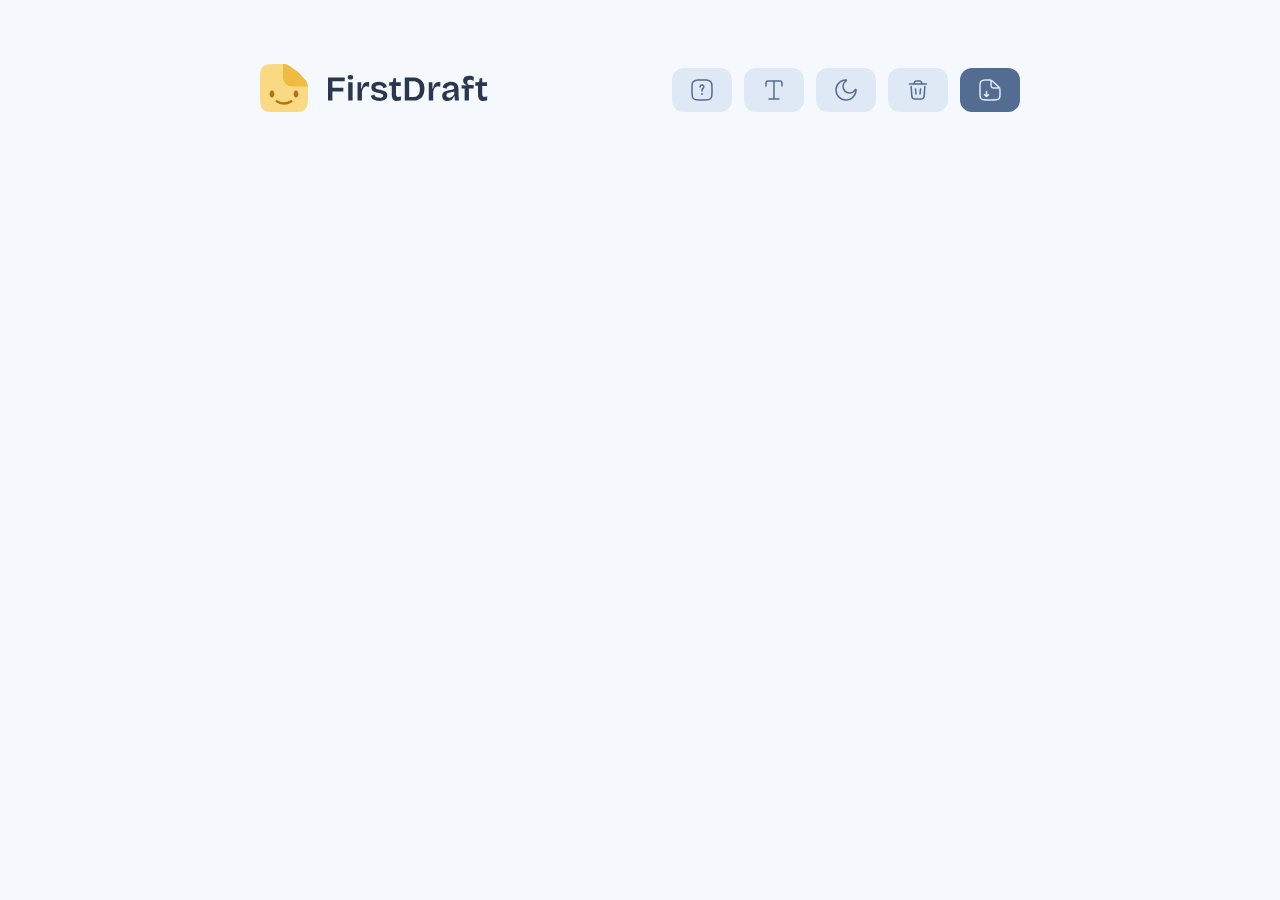
<file: index.html>
<!DOCTYPE html>
<html lang="en" data-theme="light" data-font="serif">
<head>
    <title>FirstDraft - Embrace your creative flow, save edits for later</title>

    <!-- Meta -->
    <meta charset="UTF-8">
    <meta name="viewport" content="width=device-width, initial-scale=1.0">
    <meta name="theme-color" content="#536C91" />
    <meta name="description" content="FirstDraft is a writing tool designed to help you resist the temptation to edit while working on your first draft.">
    <meta name="keywords" content="first draft, editor, writing, writing tool, flow" />
    <meta name="author" content="Phyele" />
    
    <!-- Google Fonts-->
    <link rel="preconnect" href="https://fonts.googleapis.com">
    <link rel="preconnect" href="https://fonts.gstatic.com" crossorigin>
    <link href="https://fonts.googleapis.com/css2?family=Albert+Sans&family=Hedvig+Letters+Serif:opsz@12..24&display=swap" rel="stylesheet">
    
    <!-- CSS -->
    <link rel="stylesheet" href="css/common.css">
    <link rel="stylesheet" href="css/editor.css">

    <!-- Favicon -->
    <link rel="icon" href="img/favicon.png" type="image/x-icon" />

    <!-- Social -->
    <meta property="og:title" content="FirstDraft - Embrace your creative flow, save edits for later" />
    <meta property="og:description" content="FirstDraft is a writing tool designed to help you resist the temptation to edit while working on your first draft." />
    <meta property="og:image" content="https://phyele.github.io/FirstDraft/img/og-image.png" />
    <meta property="og:url" content="https://phyele.github.io/FirstDraft/index.html" />
    <meta property="og:type" content="website" />

    <!-- Twitter Card -->
    <meta name="twitter:card" content="summary_large_image" />
    <meta name="twitter:title" content="FirstDraft - Embrace your creative flow, save edits for later" />
    <meta name="twitter:description" content="FirstDraft is a writing tool designed to help you resist the temptation to edit while working on your first draft." />
    <meta name="twitter:image" content="https://phyele.github.io/FirstDraft/img/twitter-image.png" />
</head>

<body>
    <main>
        <!-- Navbar-->
        <nav class="fd-navbar">
            <div class="fd-logo">
                <svg xmlns="http://www.w3.org/2000/svg" width="228" height="48" fill="none" aria-label="FirstDraft logo"><g clip-path="url(#a)"><path fill="#FAD985" fill-rule="evenodd" d="M28.8 48h-9.6c-9.051 0-13.576 0-16.388-2.812C0 42.376 0 37.851 0 28.8v-9.6C0 10.149 0 5.624 2.812 2.812 5.624 0 10.172 0 19.272 0c1.454 0 2.62 0 3.6.04-.032.192-.05.388-.05.585L22.8 7.428c0 2.633 0 4.96.252 6.836.273 2.033.9 4.065 2.56 5.724 1.659 1.66 3.692 2.287 5.725 2.56 1.875.253 4.202.253 6.835.252H47.898C48 24.082 48 25.656 48 27.751V28.8c0 9.051 0 13.576-2.812 16.388C42.376 48 37.851 48 28.8 48Z" clip-rule="evenodd"/><path fill="#AD7513" d="M14.4 30c0 1.988-1.075 3.6-2.4 3.6S9.6 31.988 9.6 30s1.075-3.6 2.4-3.6 2.4 1.612 2.4 3.6ZM38.4 30c0 1.988-1.075 3.6-2.4 3.6s-2.4-1.612-2.4-3.6 1.075-3.6 2.4-3.6 2.4 1.612 2.4 3.6Z"/><path fill="#F0BB41" d="M22.822.624 22.8 7.427c0 2.633 0 4.96.252 6.835.273 2.034.9 4.066 2.56 5.725 1.659 1.66 3.692 2.287 5.725 2.56 1.875.252 4.202.252 6.835.252h9.726c.03.373.05.771.066 1.2H48c0-.642 0-.963-.024-1.341-.136-2.147-1.028-4.607-2.3-6.341-.224-.306-.378-.49-.684-.856C43.09 13.185 40.586 10.35 38.4 8.4c-1.946-1.736-4.611-3.634-6.936-5.187-1.997-1.333-2.995-2-4.364-2.496a13.186 13.186 0 0 0-1.217-.369C24.962.12 24.064.041 22.8.014l.022.61Z"/><path fill="#AD7513" d="M30.534 36.202a1.2 1.2 0 1 1 1.332 1.996 14.18 14.18 0 0 1-15.28.289l-.452-.289-.098-.072a1.2 1.2 0 0 1 1.324-1.988l.106.064.373.239a11.78 11.78 0 0 0 12.695-.24Z"/></g><path fill="currentColor" d="M118.897 17.866c1.511 0 2.812.209 3.904.627 1.115.418 2.021 1.023 2.719 1.813.696.766 1.138 1.684 1.324 2.753l-3.625 1.15c-.07-.65-.291-1.196-.662-1.638-.372-.464-.871-.813-1.498-1.046-.628-.232-1.36-.348-2.197-.348-1.068 0-1.904.186-2.508.557-.605.372-.907.872-.907 1.5 0 .51.186.917.558 1.22.395.301.93.545 1.603.73a46.25 46.25 0 0 0 2.37.558c.929.186 1.824.407 2.683.662a9.89 9.89 0 0 1 2.37.942 4.716 4.716 0 0 1 1.673 1.568c.418.627.628 1.44.628 2.44 0 1.208-.326 2.241-.977 3.101-.65.837-1.579 1.476-2.788 1.917-1.184.418-2.613.628-4.286.628-1.231 0-2.347-.128-3.346-.384-.976-.232-1.812-.57-2.509-1.01-.697-.465-1.255-1.011-1.673-1.638a5.033 5.033 0 0 1-.767-2.161l3.451-1.29c.046.605.279 1.15.697 1.638.418.465.999.837 1.742 1.115.743.28 1.638.418 2.684.418 1.161 0 2.056-.174 2.683-.522.651-.372.976-.895.976-1.568 0-.488-.174-.872-.523-1.15-.348-.303-.859-.546-1.533-.732-.65-.21-1.441-.407-2.37-.593a60.44 60.44 0 0 1-2.614-.627 13.026 13.026 0 0 1-2.405-.976 5.623 5.623 0 0 1-1.777-1.603c-.441-.674-.662-1.523-.662-2.545 0-1.115.29-2.08.871-2.892.604-.814 1.464-1.453 2.579-1.918 1.139-.464 2.509-.696 4.112-.696Zm72.218 0c1.696 0 3.09.279 4.182.836 1.092.534 1.906 1.382 2.44 2.544.535 1.139.801 2.614.801 4.427v3.415c0 .79.012 1.615.035 2.474l.14 2.544c.07.837.151 1.65.244 2.44h-3.938a43.9 43.9 0 0 1-.245-2.09 69.62 69.62 0 0 1-.173-2.266h-.558a8.512 8.512 0 0 1-1.395 2.44 6.893 6.893 0 0 1-2.23 1.742c-.86.418-1.859.628-2.997.628-.999 0-1.894-.186-2.684-.558a4.537 4.537 0 0 1-1.882-1.743c-.441-.767-.663-1.719-.663-2.857 0-.953.175-1.767.524-2.44.372-.674.917-1.22 1.638-1.638.72-.442 1.614-.802 2.683-1.08 1.069-.303 2.324-.558 3.765-.767a23.168 23.168 0 0 0 1.916-.349c.511-.116.883-.29 1.115-.523.232-.256.349-.627.349-1.115 0-.72-.256-1.336-.767-1.847-.488-.534-1.289-.802-2.404-.802-.674 0-1.325.117-1.952.349a3.906 3.906 0 0 0-1.569 1.115c-.441.488-.743 1.14-.906 1.952l-3.938-1.22c.255-.93.627-1.731 1.115-2.405a6.947 6.947 0 0 1 1.812-1.777 7.704 7.704 0 0 1 2.475-1.08c.929-.232 1.952-.349 3.067-.349Zm-55.137.453h4.809v3.66h-4.809v8.433c0 .86.197 1.488.592 1.883.419.395 1.034.592 1.847.592.441 0 .872-.046 1.29-.139a3.885 3.885 0 0 0 1.22-.558v4.182c-.721.232-1.383.383-1.988.453-.58.093-1.103.14-1.568.14-1.928 0-3.346-.511-4.252-1.533-.906-1.046-1.358-2.661-1.358-4.845v-8.748h-2.684l.069-3.485h1.778c.674 0 1.174-.105 1.499-.314.325-.21.522-.58.592-1.115l.419-2.649h2.544v4.043Zm86.245 0h4.809v3.66h-4.809v8.433c0 .86.197 1.488.592 1.883.419.395 1.034.592 1.847.592.442 0 .872-.046 1.29-.139a3.875 3.875 0 0 0 1.22-.558v4.182c-.72.232-1.382.383-1.986.453-.581.093-1.104.14-1.569.14-1.928 0-3.346-.511-4.252-1.533-.906-1.046-1.359-2.661-1.359-4.845v-8.748h-2.684l.07-3.485h1.777c.674 0 1.174-.105 1.499-.314.325-.21.522-.58.592-1.115l.419-2.649h2.544v4.043ZM84.728 13.544v3.799H72.392v6.517h10.943v3.66H72.392v9.027H68V13.544h16.728Zm7.875 23.003H88.21V18.319h4.392v18.228ZM107.538 17.9c.232 0 .477.012.732.036.279.023.582.08.907.173l-.175 4.636a4.908 4.908 0 0 0-1.15-.28 5.697 5.697 0 0 0-1.045-.104c-.906 0-1.697.233-2.37.698-.651.464-1.186 1.126-1.604 1.986-.395.836-.697 1.836-.906 2.998v8.504h-4.39V18.319h3.693l-.07 6.273h.628c.209-1.487.534-2.718.976-3.694.441-.999 1.056-1.743 1.846-2.231.79-.511 1.766-.767 2.928-.767Zm45.156-4.356c2.719 0 4.937.453 6.657 1.36 1.742.905 3.02 2.207 3.834 3.903.836 1.673 1.254 3.694 1.254 6.064 0 1.673-.197 3.16-.592 4.461-.395 1.278-.93 2.382-1.604 3.312a8.994 8.994 0 0 1-2.37 2.23c-.906.58-1.882 1.01-2.927 1.29-1.022.255-2.08.383-3.172.383h-8.992V13.544h7.912Zm26.08 4.356c.233 0 .476.012.732.036.279.023.581.08.906.173l-.175 4.636a4.88 4.88 0 0 0-1.149-.28 5.698 5.698 0 0 0-1.046-.104c-.906 0-1.696.233-2.37.698-.651.464-1.185 1.127-1.603 1.986-.395.836-.697 1.836-.906 2.998v8.504h-4.392V18.319h3.695l-.07 6.273h.627c.209-1.487.535-2.718.976-3.694.441-.999 1.058-1.743 1.848-2.231.79-.511 1.766-.767 2.927-.767Zm30.33-6.169c.999 0 1.905.129 2.718.384.837.256 1.511.57 2.022.942l-.348 4.042a5.725 5.725 0 0 0-1.778-.976c-.674-.255-1.324-.383-1.951-.383-.721 0-1.313.21-1.778.627-.464.395-.697 1.046-.697 1.952 0 .581.104 1.057.313 1.429.21.348.477.627.802.836.349.186.686.326 1.011.419h4.252v3.484h-4.74v12.06h-4.286v-12.06h-3.033v-3.31l4.775.244v-.628c-.72-.21-1.325-.51-1.813-.905a3.873 3.873 0 0 1-1.08-1.464 5.124 5.124 0 0 1-.313-1.813c0-.999.243-1.859.731-2.579.488-.72 1.174-1.278 2.057-1.673.883-.418 1.928-.628 3.136-.628ZM194.23 27.442a5.152 5.152 0 0 1-.64.252c-.581.186-1.197.325-1.848.418-.627.093-1.266.21-1.917.349a8.686 8.686 0 0 0-1.707.488c-.511.186-.918.464-1.221.836-.301.349-.453.837-.453 1.464 0 .79.257 1.405.768 1.847.511.441 1.161.663 1.951.663a4.2 4.2 0 0 0 1.395-.244 5.555 5.555 0 0 0 1.428-.733c.465-.325.895-.72 1.289-1.184a7.218 7.218 0 0 0 1.011-1.708l-.056-2.448Zm-45.055 5.48h4.496c1.394 0 2.544-.314 3.45-.941.929-.628 1.615-1.523 2.057-2.684.464-1.162.696-2.556.696-4.182 0-1.37-.151-2.555-.453-3.554-.279-1-.708-1.814-1.289-2.44-.581-.651-1.313-1.14-2.195-1.465-.883-.325-1.918-.487-3.103-.487h-3.659v15.753ZM90.407 11c.93 0 1.626.186 2.091.558.465.371.697.929.697 1.672 0 .72-.244 1.278-.732 1.673-.465.372-1.15.558-2.056.558-.883 0-1.569-.186-2.056-.558-.465-.395-.698-.952-.698-1.673 0-.72.233-1.266.698-1.637.487-.395 1.173-.593 2.056-.593Z"/><defs><clipPath id="a"><path fill="#fff" d="M0 0h48v48H0z"/></clipPath></defs></svg>
            </div>          
            <div class="fd-menu">
                <a class="fd-button secondary" href="about.html">
                    <svg xmlns="http://www.w3.org/2000/svg" width="24" height="24" fill="none" aria-label="About FirstDraft"><path fill="currentColor" d="M12 7.75c-.621 0-1.125.504-1.125 1.125a.75.75 0 0 1-1.5 0 2.625 2.625 0 1 1 3.96 2.26 1.86 1.86 0 0 0-.465.369c-.102.12-.12.2-.12.246V13a.75.75 0 0 1-1.5 0v-1.25c0-.506.222-.916.477-1.217.252-.297.566-.524.845-.689A1.124 1.124 0 0 0 12 7.75ZM12 17a1 1 0 1 0 0-2 1 1 0 0 0 0 2Z"/><path fill="currentColor" fill-rule="evenodd" d="M11.943 1.25h.114c2.309 0 4.118 0 5.53.19 1.444.194 2.584.6 3.479 1.494.895.895 1.3 2.035 1.494 3.48.19 1.411.19 3.22.19 5.529v.114c0 2.309 0 4.118-.19 5.53-.194 1.444-.6 2.584-1.494 3.479-.895.895-2.035 1.3-3.48 1.494-1.411.19-3.22.19-5.529.19h-.114c-2.309 0-4.118 0-5.53-.19-1.444-.194-2.584-.6-3.479-1.494-.895-.895-1.3-2.035-1.494-3.48-.19-1.411-.19-3.22-.19-5.529v-.114c0-2.309 0-4.118.19-5.53.194-1.444.6-2.584 1.494-3.479.895-.895 2.035-1.3 3.48-1.494 1.411-.19 3.22-.19 5.529-.19Zm-5.33 1.676c-1.278.172-2.049.5-2.618 1.069-.57.57-.897 1.34-1.069 2.619-.174 1.3-.176 3.008-.176 5.386s.002 4.086.176 5.386c.172 1.279.5 2.05 1.069 2.62.57.569 1.34.896 2.619 1.068 1.3.174 3.008.176 5.386.176s4.086-.002 5.386-.176c1.279-.172 2.05-.5 2.62-1.069.569-.57.896-1.34 1.068-2.619.174-1.3.176-3.008.176-5.386s-.002-4.086-.176-5.386c-.172-1.279-.5-2.05-1.069-2.62-.57-.569-1.34-.896-2.619-1.068-1.3-.174-3.008-.176-5.386-.176s-4.086.002-5.386.176Z" clip-rule="evenodd"/></svg>
                </a>
                <button  class="fd-button secondary" onclick="toggleFont()">
                    <svg xmlns="http://www.w3.org/2000/svg" width="24" height="24" fill="none" aria-label="Toggle font"><path fill="currentColor" d="M7.948 2.25c-.898 0-1.648 0-2.242.08-.628.084-1.195.27-1.65.725-.456.456-.642 1.023-.726 1.65-.08.595-.08 1.345-.08 2.243V7.95a.75.75 0 1 0 1.5 0V7c0-.964.002-1.612.067-2.095.062-.461.169-.659.3-.789.13-.13.327-.237.788-.3C6.388 3.753 7.036 3.75 8 3.75h3.25v16.5H7a.75.75 0 0 0 0 1.5h10a.75.75 0 0 0 0-1.5h-4.25V3.75H16c.964 0 1.612.002 2.095.067.461.062.659.169.789.3.13.13.237.327.3.788.064.483.066 1.131.066 2.095v.95a.75.75 0 0 0 1.5 0V6.948c0-.898 0-1.648-.08-2.242-.084-.628-.27-1.195-.726-1.65-.455-.456-1.022-.642-1.65-.726-.594-.08-1.343-.08-2.242-.08H7.948Z"/></svg>
                </button>
                <button  class="fd-button secondary" onclick="toggleTheme()">
                    <svg xmlns="http://www.w3.org/2000/svg" width="24" height="24" fill="none" aria-label="Toggle theme"><path fill="currentColor" fill-rule="evenodd" d="M11.017 2.802a9.25 9.25 0 1 0 10.181 10.181A7.25 7.25 0 1 1 11.017 2.802ZM1.25 12C1.25 6.063 6.063 1.25 12 1.25c.717 0 1.075.571 1.137 1.026.059.438-.103.995-.606 1.299a5.75 5.75 0 1 0 7.894 7.894c.304-.503.861-.665 1.299-.606.455.062 1.026.42 1.026 1.137 0 5.937-4.813 10.75-10.75 10.75S1.25 17.937 1.25 12Z" clip-rule="evenodd"/></svg>
                </button>
                <button  class="fd-button secondary" onclick="clearPage()">
                    <svg xmlns="http://www.w3.org/2000/svg" width="24" height="24" fill="none" aria-label="Clear page"><path fill="currentColor" fill-rule="evenodd" d="M10.31 2.25h3.38c.217 0 .406 0 .584.028a2.25 2.25 0 0 1 1.64 1.183c.084.16.143.339.211.544l.112.335.029.085a1.25 1.25 0 0 0 1.234.825h3a.75.75 0 0 1 0 1.5h-17a.75.75 0 1 1 0-1.5h3.09a1.25 1.25 0 0 0 1.173-.91l.111-.335c.069-.205.128-.384.211-.544a2.25 2.25 0 0 1 1.641-1.183c.178-.028.367-.028.583-.028Zm-1.302 3c.052-.101.097-.206.136-.315l.04-.113.099-.3c.091-.273.112-.328.133-.368a.75.75 0 0 1 .547-.395c.044-.007.104-.009.392-.009h3.29c.288 0 .348.002.392.01a.75.75 0 0 1 .547.394c.02.04.042.095.133.369l.1.3.038.112c.04.109.085.214.137.315H9.008Z" clip-rule="evenodd"/><path fill="currentColor" d="M5.915 8.45a.75.75 0 0 0-1.497.1l.464 6.952c.085 1.282.154 2.318.316 3.132.169.845.455 1.551 1.047 2.104.591.554 1.315.793 2.17.904.822.108 1.86.108 3.146.108h.878c1.286 0 2.324 0 3.146-.108.855-.111 1.579-.35 2.17-.904.592-.553.878-1.26 1.047-2.104.162-.814.23-1.85.316-3.132l.464-6.952a.75.75 0 1 0-1.497-.1l-.46 6.9c-.09 1.347-.154 2.285-.294 2.99-.137.685-.327 1.047-.6 1.303-.274.256-.648.422-1.34.512-.713.093-1.653.095-3.004.095h-.774c-1.35 0-2.29-.002-3.004-.095-.692-.09-1.066-.256-1.34-.512-.273-.256-.463-.618-.6-1.303-.14-.705-.204-1.643-.294-2.99l-.46-6.9Z"/><path fill="currentColor" d="M9.425 10.254a.75.75 0 0 1 .821.671l.5 5a.75.75 0 1 1-1.492.15l-.5-5a.75.75 0 0 1 .671-.821ZM14.575 10.254a.75.75 0 0 1 .671.82l-.5 5a.75.75 0 1 1-1.492-.149l.5-5a.75.75 0 0 1 .82-.671Z"/></svg>
                </button>
                <button  class="fd-button primary" onclick="downloadContent()">
                    <svg xmlns="http://www.w3.org/2000/svg" width="24" height="24" fill="none" aria-label="Download content"><path fill="currentColor" fill-rule="evenodd" d="M12.25 2.834c-.46-.078-1.088-.084-2.22-.084-1.917 0-3.28.002-4.312.14-1.012.135-1.593.39-2.016.812-.423.423-.677 1.003-.812 2.009-.138 1.028-.14 2.382-.14 4.289v4c0 1.907.002 3.262.14 4.29.135 1.005.389 1.585.812 2.008.423.423 1.003.677 2.009.812 1.028.138 2.382.14 4.289.14h4c1.907 0 3.262-.002 4.29-.14 1.005-.135 1.585-.389 2.008-.812.423-.423.677-1.003.812-2.009.138-1.027.14-2.382.14-4.289v-.437c0-1.536-.01-2.264-.174-2.813h-3.13c-1.133 0-2.058 0-2.79-.098-.763-.103-1.425-.325-1.954-.854-.529-.529-.751-1.19-.854-1.955-.098-.73-.098-1.656-.098-2.79V2.835Zm1.5.775V5c0 1.2.002 2.024.085 2.643.08.598.224.89.428 1.094.203.204.496.348 1.094.428.619.083 1.443.085 2.643.085h2.02a45.833 45.833 0 0 0-1.17-1.076l-3.959-3.563c-.485-.437-.846-.76-1.141-1.002ZM10.175 1.25c1.385 0 2.28 0 3.103.315.823.316 1.485.912 2.51 1.835l.107.096 3.958 3.563.125.112c1.184 1.065 1.95 1.754 2.361 2.678.412.924.412 1.954.411 3.546v.661c0 1.838 0 3.294-.153 4.433-.158 1.172-.49 2.121-1.238 2.87-.749.748-1.698 1.08-2.87 1.238-1.14.153-2.595.153-4.433.153H9.944c-1.838 0-3.294 0-4.433-.153-1.172-.158-2.121-.49-2.87-1.238-.748-.749-1.08-1.698-1.238-2.87-.153-1.14-.153-2.595-.153-4.433V9.944c0-1.838 0-3.294.153-4.433.158-1.172.49-2.121 1.238-2.87.75-.749 1.701-1.08 2.878-1.238 1.144-.153 2.607-.153 4.455-.153H10.176Z" clip-rule="evenodd"/><path fill="currentColor" fill-rule="evenodd" d="M7.987 19.047a.75.75 0 0 0 1.026 0l2-1.875a.75.75 0 0 0-1.026-1.094l-.737.69V13.5a.75.75 0 0 0-1.5 0v3.269l-.737-.691a.75.75 0 0 0-1.026 1.094l2 1.875Z" clip-rule="evenodd"/></svg>                    
                </button>
            </div>
        </nav>
        
        <!-- Draft -->
        <div id="draft" class="fd-draft">
            <p id="current-paragraph"><span id="input" class="fd-editable-text" contenteditable="true" autofocus></span></p>
        </div>
        
        <!-- JS -->
        <script src="js/logic.js" type="text/javascript"></script>
    </main>
</body>

</html>
</file>
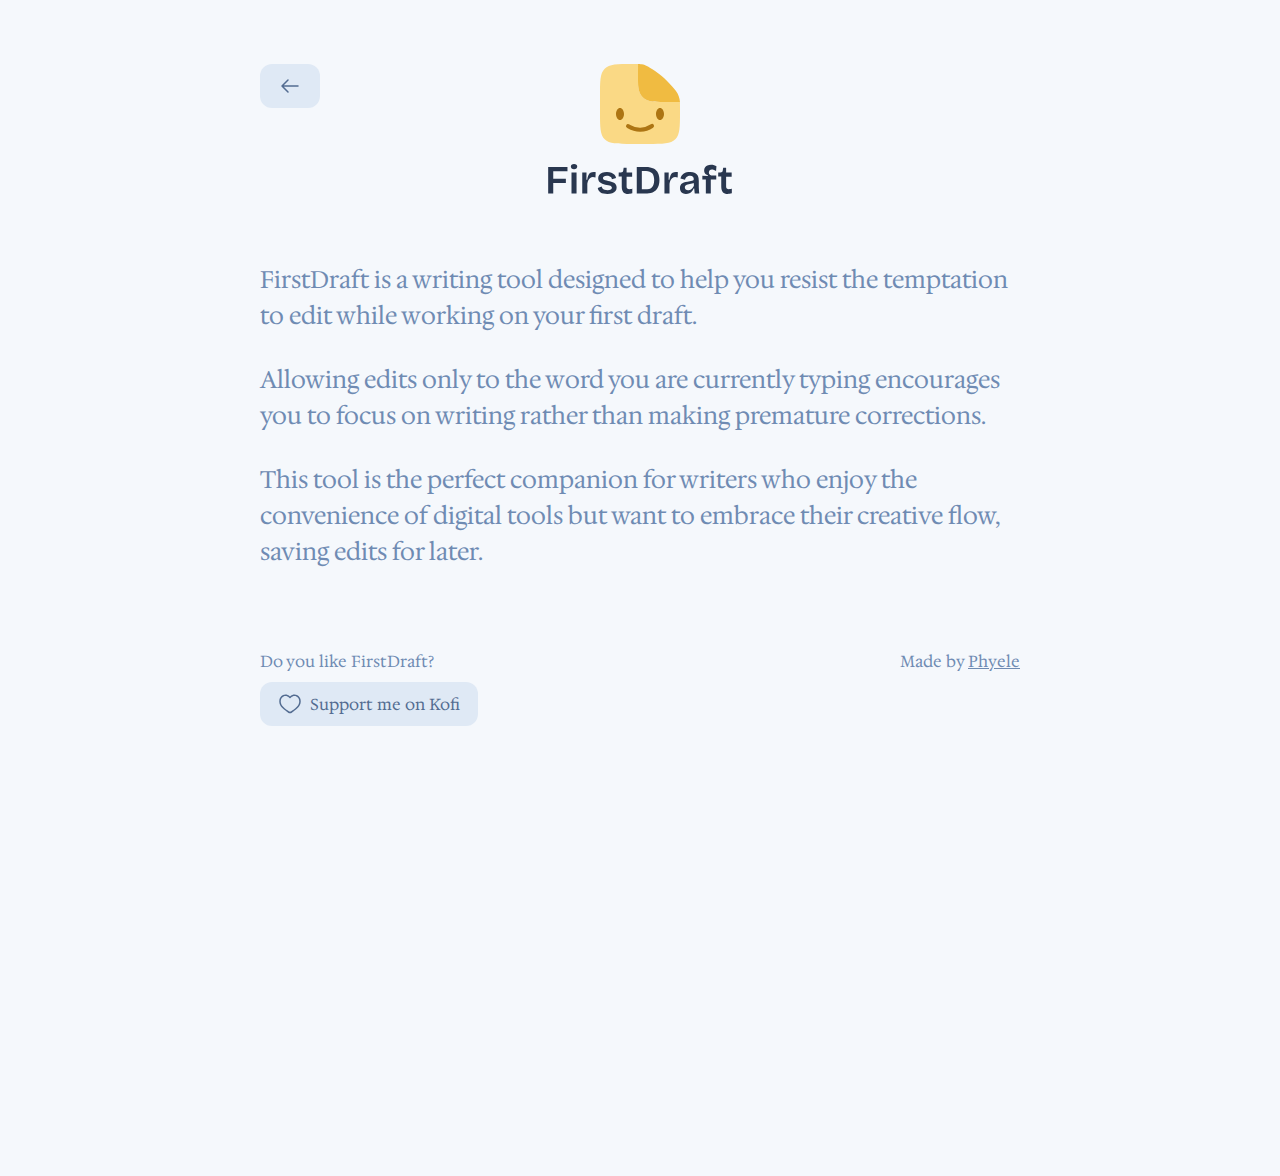
<file: about.html>
<!DOCTYPE html>
<html lang="en" data-theme="light" data-font="serif">
<head>
    <title>FirstDraft - Embrace your creative flow, save edits for later</title>

    <!-- Meta -->
    <meta charset="UTF-8">
    <meta name="viewport" content="width=device-width, initial-scale=1.0">
    <meta name="theme-color" content="#536C91" />
    <meta name="description" content="FirstDraft is a writing tool designed to help you resist the temptation to edit while working on your first draft.">
    <meta name="keywords" content="first draft, editor, writing, writing tool, flow" />
    <meta name="author" content="Phyele" />

    <!-- Google Fonts-->
    <link rel="preconnect" href="https://fonts.googleapis.com">
    <link rel="preconnect" href="https://fonts.gstatic.com" crossorigin>
    <link href="https://fonts.googleapis.com/css2?family=Albert+Sans&family=Hedvig+Letters+Serif:opsz@12..24&display=swap" rel="stylesheet">
    
    <!-- CSS -->
    <link rel="stylesheet" href="css/common.css">
    <link rel="stylesheet" href="css/about.css">

    <!-- Favicon -->
    <link rel="icon" href="img/favicon.png" type="image/x-icon" />

    <!-- Social -->
    <meta property="og:title" content="FirstDraft - Embrace your creative flow, save edits for later" />
    <meta property="og:description" content="FirstDraft is a writing tool designed to help you resist the temptation to edit while working on your first draft." />
    <meta property="og:image" content="https://phyele.github.io/FirstDraft/img/og-image.png" />
    <meta property="og:url" content="https://phyele.github.io/FirstDraft/" />
    <meta property="og:type" content="website" />

    <!-- Twitter Card -->
    <meta name="twitter:card" content="summary_large_image" />
    <meta name="twitter:title" content="FirstDraft - Embrace your creative flow, save edits for later" />
    <meta name="twitter:description" content="FirstDraft is a writing tool designed to help you resist the temptation to edit while working on your first draft." />
    <meta name="twitter:image" content="https://phyele.github.io/FirstDraft/img/twitter-image.png" />
</head>

<body>
    <main>
        <div class="fd-desktop">
            <div class="fd-about">
                <a class="fd-button secondary fd-back-button" href="https://phyele.github.io/FirstDraft/">
                    <svg xmlns="http://www.w3.org/2000/svg" width="24" height="24" fill="none" aria-label="Back to editor"><path fill="currentColor" fill-rule="evenodd" d="M10.53 5.47a.75.75 0 0 1 0 1.06l-4.72 4.72H20a.75.75 0 0 1 0 1.5H5.81l4.72 4.72a.75.75 0 1 1-1.06 1.06l-6-6a.75.75 0 0 1 0-1.06l6-6a.75.75 0 0 1 1.06 0Z" clip-rule="evenodd"/></svg>
                </a>
                <div class="fd-logo">
                    <svg xmlns="http://www.w3.org/2000/svg" width="184" height="130" fill="none" aria-label="FirstDraft logo"><g clip-path="url(#a)"><path fill="#FAD985" fill-rule="evenodd" d="M100 80H84c-15.085 0-22.627 0-27.314-4.686C52 70.627 52 63.084 52 48V32c0-15.085 0-22.627 4.686-27.314C61.373 0 68.955 0 84.12 0c2.424 0 4.367 0 6.001.067-.054.32-.082.646-.083.975L90 12.38c0 4.388 0 8.267.42 11.393.455 3.388 1.501 6.776 4.266 9.541 2.765 2.765 6.153 3.811 9.542 4.267 3.126.42 7.004.42 11.393.42h16.209c.17 2.137.17 4.76.17 8.25V48c0 15.085 0 22.627-4.686 27.314C122.627 80 115.085 80 100 80Z" clip-rule="evenodd"/><path fill="#AD7513" d="M76 50c0 3.314-1.79 6-4 6s-4-2.686-4-6 1.79-6 4-6 4 2.686 4 6ZM116 50c0 3.314-1.791 6-4 6s-4-2.686-4-6 1.791-6 4-6 4 2.686 4 6Z"/><path fill="#F0BB41" d="M90.037 1.04 90 12.378c0 4.388 0 8.267.42 11.393.455 3.388 1.501 6.776 4.266 9.541 2.765 2.765 6.153 3.811 9.542 4.267 3.126.42 7.004.42 11.392.42h16.21c.049.622.084 1.285.109 2H132c0-1.07 0-1.606-.04-2.236-.226-3.578-1.713-7.678-3.834-10.569-.373-.509-.629-.814-1.139-1.425-3.17-3.795-7.343-8.521-10.987-11.77-3.243-2.893-7.685-6.058-11.559-8.645-3.329-2.223-4.993-3.335-7.275-4.16a21.975 21.975 0 0 0-2.028-.615C93.603.2 92.108.069 90 .023l.037 1.017Z"/><path fill="#AD7513" d="M102.891 60.336a2 2 0 1 1 2.218 3.328 23.632 23.632 0 0 1-25.466.48l-.752-.48-.164-.121a2 2 0 0 1 2.207-3.313l.175.106.624.398a19.634 19.634 0 0 0 21.158-.398Z"/></g><path fill="currentColor" d="M58.898 107.922c1.742 0 3.244.241 4.504.724 1.287.482 2.332 1.18 3.137 2.091.804.885 1.313 1.944 1.528 3.177l-4.182 1.327c-.08-.75-.335-1.381-.764-1.89-.43-.536-1.006-.938-1.73-1.206s-1.568-.403-2.533-.403c-1.233 0-2.199.215-2.896.644-.697.429-1.045 1.005-1.045 1.729 0 .59.215 1.059.644 1.407.456.349 1.072.631 1.85.845.804.215 1.715.429 2.734.644 1.072.214 2.105.469 3.097.763 1.018.268 1.93.631 2.734 1.086a5.444 5.444 0 0 1 1.93 1.81c.482.724.724 1.663.724 2.815 0 1.394-.375 2.587-1.126 3.578-.75.966-1.823 1.703-3.217 2.212-1.368.483-3.017.724-4.947.724-1.42 0-2.707-.147-3.86-.441-1.126-.268-2.091-.658-2.895-1.167-.805-.536-1.448-1.166-1.93-1.89a5.806 5.806 0 0 1-.885-2.493l3.98-1.488c.054.697.323 1.327.805 1.89.483.536 1.153.965 2.01 1.286.859.322 1.891.483 3.098.483 1.34 0 2.373-.201 3.096-.603.75-.429 1.126-1.032 1.126-1.809 0-.563-.201-1.006-.603-1.328-.402-.348-.992-.63-1.77-.844-.75-.242-1.662-.469-2.734-.684a69.365 69.365 0 0 1-3.017-.723 15.077 15.077 0 0 1-2.774-1.126 6.5 6.5 0 0 1-2.051-1.85c-.51-.777-.764-1.756-.764-2.936 0-1.286.335-2.399 1.005-3.338.697-.938 1.69-1.675 2.976-2.211 1.313-.537 2.895-.805 4.745-.805Zm83.328 0c1.957 0 3.566.322 4.826.966 1.26.616 2.198 1.595 2.815 2.935.616 1.314.924 3.016.925 5.107v3.941c0 .912.013 1.864.04 2.856l.161 2.935c.08.965.174 1.903.281 2.815h-4.544a50.193 50.193 0 0 1-.281-2.414 76.15 76.15 0 0 1-.201-2.613h-.644a9.813 9.813 0 0 1-1.608 2.815 7.953 7.953 0 0 1-2.575 2.01c-.991.483-2.144.724-3.458.724-1.152 0-2.185-.214-3.096-.643a5.224 5.224 0 0 1-2.171-2.01c-.51-.885-.765-1.984-.765-3.298 0-1.099.202-2.038.604-2.816.429-.777 1.058-1.407 1.889-1.889.831-.51 1.864-.925 3.097-1.246 1.233-.349 2.681-.644 4.343-.885a26.735 26.735 0 0 0 2.212-.402c.589-.134 1.019-.336 1.287-.604.268-.295.402-.724.402-1.287 0-.831-.295-1.541-.885-2.131-.563-.617-1.488-.925-2.775-.925-.777 0-1.528.135-2.252.403a4.5 4.5 0 0 0-1.81 1.286c-.509.563-.857 1.314-1.044 2.252l-4.544-1.408c.294-1.072.723-1.997 1.286-2.774a8.006 8.006 0 0 1 2.092-2.051c.831-.563 1.782-.979 2.854-1.247 1.072-.268 2.252-.402 3.539-.402Zm-63.62.523h5.55v4.222h-5.55v9.732c0 .992.228 1.716.684 2.171.482.456 1.192.684 2.13.684.51 0 1.006-.053 1.489-.16.509-.134.978-.349 1.407-.644v4.825a12.08 12.08 0 0 1-2.292.524c-.67.107-1.273.16-1.81.16-2.225 0-3.86-.59-4.906-1.77-1.045-1.206-1.568-3.069-1.568-5.588v-10.094h-3.097l.081-4.022h2.05c.778 0 1.355-.121 1.73-.362s.604-.671.684-1.287l.482-3.056h2.936v4.665Zm99.514 0h5.549v4.222h-5.549v9.732c0 .992.228 1.716.683 2.171.483.456 1.193.684 2.131.684.509 0 1.006-.053 1.488-.16a4.47 4.47 0 0 0 1.408-.644v4.825a12.08 12.08 0 0 1-2.292.524c-.671.107-1.274.16-1.81.16-2.225 0-3.861-.59-4.906-1.77-1.046-1.206-1.569-3.069-1.569-5.588v-10.094h-3.096l.081-4.022h2.051c.777 0 1.354-.121 1.729-.362s.603-.671.684-1.287l.482-3.056h2.936v4.665Zm-158.647-5.509v4.383H5.238v7.52h12.627v4.223H5.238v10.415H.17v-26.541h19.303Zm9.085 26.541h-5.067v-21.032h5.067v21.032Zm17.234-21.515c.269 0 .55.014.845.041.322.027.67.093 1.046.2l-.201 5.349a5.655 5.655 0 0 0-1.327-.322 6.61 6.61 0 0 0-1.207-.121c-1.046 0-1.957.269-2.735.805-.75.536-1.367 1.3-1.85 2.292-.455.965-.804 2.118-1.045 3.458v9.813h-5.066v-21.032h4.262l-.08 7.239h.724c.241-1.716.616-3.137 1.126-4.263.51-1.153 1.219-2.011 2.13-2.574.912-.59 2.038-.885 3.378-.885Zm52.103-5.026c3.137 0 5.697.522 7.681 1.568 2.01 1.045 3.485 2.547 4.424 4.504.965 1.93 1.448 4.262 1.448 6.997 0 1.93-.228 3.646-.684 5.147-.456 1.475-1.073 2.748-1.85 3.821a10.378 10.378 0 0 1-2.735 2.574 11.904 11.904 0 0 1-3.378 1.487 15.02 15.02 0 0 1-3.659.443H88.767v-26.541h9.128Zm30.092 5.026c.268 0 .55.014.845.041.321.027.67.093 1.045.2l-.201 5.349a5.653 5.653 0 0 0-1.327-.322 6.614 6.614 0 0 0-1.207-.121c-1.045 0-1.957.269-2.734.805-.751.536-1.367 1.3-1.85 2.292-.456.965-.805 2.118-1.046 3.458v9.813h-5.066v-21.032h4.262l-.081 7.239h.725c.241-1.716.617-3.137 1.126-4.263.509-1.153 1.219-2.011 2.131-2.574.911-.59 2.037-.885 3.378-.885Zm34.997-7.117c1.153 0 2.198.147 3.137.442.965.295 1.743.657 2.333 1.086l-.403 4.664a6.6 6.6 0 0 0-2.051-1.126c-.777-.295-1.528-.442-2.251-.442-.832 0-1.515.242-2.051.724-.536.456-.805 1.207-.805 2.252 0 .67.121 1.22.362 1.649.242.402.55.723.925.965.402.214.791.375 1.166.482h4.906v4.021h-5.469v13.915h-4.947v-13.915h-3.498v-3.82l5.509.282v-.724c-.831-.241-1.528-.589-2.091-1.045a4.477 4.477 0 0 1-1.247-1.69 5.91 5.91 0 0 1-.361-2.09c0-1.153.282-2.145.845-2.976s1.353-1.475 2.372-1.931c1.018-.482 2.225-.723 3.619-.723Zm-17.162 18.127a6.194 6.194 0 0 1-.74.291c-.671.214-1.382.375-2.132.482-.724.107-1.462.242-2.212.402a10.03 10.03 0 0 0-1.97.563c-.59.214-1.06.536-1.408.965-.349.402-.523.965-.523 1.689 0 .912.296 1.622.885 2.131.59.509 1.341.765 2.252.765.536 0 1.072-.094 1.609-.281a6.443 6.443 0 0 0 1.648-.845 7.88 7.88 0 0 0 1.488-1.367 8.281 8.281 0 0 0 1.166-1.971l-.063-2.824Zm-51.989 6.323h5.188c1.609 0 2.936-.362 3.981-1.086 1.073-.724 1.864-1.756 2.373-3.097.537-1.34.804-2.949.804-4.826 0-1.581-.174-2.949-.522-4.101-.322-1.153-.818-2.091-1.489-2.815-.67-.751-1.514-1.314-2.533-1.689-1.018-.376-2.212-.563-3.579-.563h-4.222v18.177ZM26.025 100c1.072 0 1.876.215 2.412.644.536.428.805 1.072.805 1.929 0 .831-.282 1.475-.845 1.931-.536.429-1.327.643-2.372.643-1.019 0-1.81-.214-2.373-.643-.536-.456-.804-1.1-.804-1.931s.268-1.461.804-1.889c.563-.456 1.354-.684 2.373-.684Z"/><defs><clipPath id="a"><path fill="#fff" d="M52 0h80v80H52z"/></clipPath></defs></svg>                
                </div>
                <div class="fd-about-content">
                    <p>FirstDraft is a writing tool designed to help you resist the temptation to edit while working on your first draft.</p>
                    <p>Allowing edits only to the word you are currently typing encourages you to focus on writing rather than making premature corrections.</p>
                    <p>This tool is the perfect companion for writers who enjoy the convenience of digital tools but want to embrace their creative flow, saving edits for later.</p>
                </div>
                <div class="fd-about-footer">
                    <div>
                        <p class="fd-about-caption">Do you like FirstDraft?</p>
                        <a class="fd-button secondary" href="https://ko-fi.com/phyele" target="_blank">
                            <svg xmlns="http://www.w3.org/2000/svg" width="24" height="24" fill="none" aria-hidden="true"><path fill="currentColor" fill-rule="evenodd" d="M5.624 4.423C3.965 5.182 2.75 6.985 2.75 9.136c0 2.198.9 3.891 2.188 5.343 1.063 1.196 2.349 2.188 3.603 3.155.298.23.594.458.885.687.526.415.995.778 1.448 1.043.452.264.816.385 1.126.385.31 0 .674-.12 1.126-.385.453-.265.922-.628 1.448-1.043.29-.23.587-.458.885-.687 1.254-.967 2.54-1.959 3.603-3.155 1.289-1.452 2.188-3.145 2.188-5.343 0-2.15-1.215-3.954-2.874-4.713-1.612-.737-3.778-.541-5.836 1.597a.75.75 0 0 1-1.08 0C9.402 3.882 7.236 3.686 5.624 4.423ZM12 4.458C9.688 2.389 7.099 2.1 5 3.059 2.786 4.072 1.25 6.424 1.25 9.136c0 2.666 1.11 4.699 2.567 6.339 1.166 1.313 2.593 2.412 3.854 3.383.286.22.563.433.826.64.513.405 1.063.835 1.62 1.16.557.326 1.193.591 1.883.591s1.326-.265 1.883-.59c.558-.326 1.107-.756 1.62-1.16.263-.208.54-.421.826-.641 1.26-.971 2.688-2.07 3.854-3.383 1.457-1.64 2.567-3.673 2.567-6.339 0-2.712-1.535-5.064-3.75-6.077-2.099-.96-4.688-.67-7 1.399Z" clip-rule="evenodd"/></svg>
                            <span class="fd-button-label">Support me on Kofi</span>
                        </a>
                    </div>
                    <p class="fd-about-caption">Made by <a href="https://github.com/Phyele?tab=repositories" target="_blank">Phyele</a></p>
                </div>
            </div>
    </div>

        <div class="fd-mobile">
            <div class="fd-logo">
                <svg xmlns="http://www.w3.org/2000/svg" width="228" height="48" fill="none" aria-label="FirstDraft logo"><g clip-path="url(#a)"><path fill="#FAD985" fill-rule="evenodd" d="M28.8 48h-9.6c-9.051 0-13.576 0-16.388-2.812C0 42.376 0 37.851 0 28.8v-9.6C0 10.149 0 5.624 2.812 2.812 5.624 0 10.172 0 19.272 0c1.454 0 2.62 0 3.6.04-.032.192-.05.388-.05.585L22.8 7.428c0 2.633 0 4.96.252 6.836.273 2.033.9 4.065 2.56 5.724 1.659 1.66 3.692 2.287 5.725 2.56 1.875.253 4.202.253 6.835.252H47.898C48 24.082 48 25.656 48 27.751V28.8c0 9.051 0 13.576-2.812 16.388C42.376 48 37.851 48 28.8 48Z" clip-rule="evenodd"/><path fill="#AD7513" d="M14.4 30c0 1.988-1.075 3.6-2.4 3.6S9.6 31.988 9.6 30s1.075-3.6 2.4-3.6 2.4 1.612 2.4 3.6ZM38.4 30c0 1.988-1.075 3.6-2.4 3.6s-2.4-1.612-2.4-3.6 1.075-3.6 2.4-3.6 2.4 1.612 2.4 3.6Z"/><path fill="#F0BB41" d="M22.822.624 22.8 7.427c0 2.633 0 4.96.252 6.835.273 2.034.9 4.066 2.56 5.725 1.659 1.66 3.692 2.287 5.725 2.56 1.875.252 4.202.252 6.835.252h9.726c.03.373.05.771.066 1.2H48c0-.642 0-.963-.024-1.341-.136-2.147-1.028-4.607-2.3-6.341-.224-.306-.378-.49-.684-.856C43.09 13.185 40.586 10.35 38.4 8.4c-1.946-1.736-4.611-3.634-6.936-5.187-1.997-1.333-2.995-2-4.364-2.496a13.186 13.186 0 0 0-1.217-.369C24.962.12 24.064.041 22.8.014l.022.61Z"/><path fill="#AD7513" d="M30.534 36.202a1.2 1.2 0 1 1 1.332 1.996 14.18 14.18 0 0 1-15.28.289l-.452-.289-.098-.072a1.2 1.2 0 0 1 1.324-1.988l.106.064.373.239a11.78 11.78 0 0 0 12.695-.24Z"/></g><path fill="currentColor" d="M118.897 17.866c1.511 0 2.812.209 3.904.627 1.115.418 2.021 1.023 2.719 1.813.696.766 1.138 1.684 1.324 2.753l-3.625 1.15c-.07-.65-.291-1.196-.662-1.638-.372-.464-.871-.813-1.498-1.046-.628-.232-1.36-.348-2.197-.348-1.068 0-1.904.186-2.508.557-.605.372-.907.872-.907 1.5 0 .51.186.917.558 1.22.395.301.93.545 1.603.73a46.25 46.25 0 0 0 2.37.558c.929.186 1.824.407 2.683.662a9.89 9.89 0 0 1 2.37.942 4.716 4.716 0 0 1 1.673 1.568c.418.627.628 1.44.628 2.44 0 1.208-.326 2.241-.977 3.101-.65.837-1.579 1.476-2.788 1.917-1.184.418-2.613.628-4.286.628-1.231 0-2.347-.128-3.346-.384-.976-.232-1.812-.57-2.509-1.01-.697-.465-1.255-1.011-1.673-1.638a5.033 5.033 0 0 1-.767-2.161l3.451-1.29c.046.605.279 1.15.697 1.638.418.465.999.837 1.742 1.115.743.28 1.638.418 2.684.418 1.161 0 2.056-.174 2.683-.522.651-.372.976-.895.976-1.568 0-.488-.174-.872-.523-1.15-.348-.303-.859-.546-1.533-.732-.65-.21-1.441-.407-2.37-.593a60.44 60.44 0 0 1-2.614-.627 13.026 13.026 0 0 1-2.405-.976 5.623 5.623 0 0 1-1.777-1.603c-.441-.674-.662-1.523-.662-2.545 0-1.115.29-2.08.871-2.892.604-.814 1.464-1.453 2.579-1.918 1.139-.464 2.509-.696 4.112-.696Zm72.218 0c1.696 0 3.09.279 4.182.836 1.092.534 1.906 1.382 2.44 2.544.535 1.139.801 2.614.801 4.427v3.415c0 .79.012 1.615.035 2.474l.14 2.544c.07.837.151 1.65.244 2.44h-3.938a43.9 43.9 0 0 1-.245-2.09 69.62 69.62 0 0 1-.173-2.266h-.558a8.512 8.512 0 0 1-1.395 2.44 6.893 6.893 0 0 1-2.23 1.742c-.86.418-1.859.628-2.997.628-.999 0-1.894-.186-2.684-.558a4.537 4.537 0 0 1-1.882-1.743c-.441-.767-.663-1.719-.663-2.857 0-.953.175-1.767.524-2.44.372-.674.917-1.22 1.638-1.638.72-.442 1.614-.802 2.683-1.08 1.069-.303 2.324-.558 3.765-.767a23.168 23.168 0 0 0 1.916-.349c.511-.116.883-.29 1.115-.523.232-.256.349-.627.349-1.115 0-.72-.256-1.336-.767-1.847-.488-.534-1.289-.802-2.404-.802-.674 0-1.325.117-1.952.349a3.906 3.906 0 0 0-1.569 1.115c-.441.488-.743 1.14-.906 1.952l-3.938-1.22c.255-.93.627-1.731 1.115-2.405a6.947 6.947 0 0 1 1.812-1.777 7.704 7.704 0 0 1 2.475-1.08c.929-.232 1.952-.349 3.067-.349Zm-55.137.453h4.809v3.66h-4.809v8.433c0 .86.197 1.488.592 1.883.419.395 1.034.592 1.847.592.441 0 .872-.046 1.29-.139a3.885 3.885 0 0 0 1.22-.558v4.182c-.721.232-1.383.383-1.988.453-.58.093-1.103.14-1.568.14-1.928 0-3.346-.511-4.252-1.533-.906-1.046-1.358-2.661-1.358-4.845v-8.748h-2.684l.069-3.485h1.778c.674 0 1.174-.105 1.499-.314.325-.21.522-.58.592-1.115l.419-2.649h2.544v4.043Zm86.245 0h4.809v3.66h-4.809v8.433c0 .86.197 1.488.592 1.883.419.395 1.034.592 1.847.592.442 0 .872-.046 1.29-.139a3.875 3.875 0 0 0 1.22-.558v4.182c-.72.232-1.382.383-1.986.453-.581.093-1.104.14-1.569.14-1.928 0-3.346-.511-4.252-1.533-.906-1.046-1.359-2.661-1.359-4.845v-8.748h-2.684l.07-3.485h1.777c.674 0 1.174-.105 1.499-.314.325-.21.522-.58.592-1.115l.419-2.649h2.544v4.043ZM84.728 13.544v3.799H72.392v6.517h10.943v3.66H72.392v9.027H68V13.544h16.728Zm7.875 23.003H88.21V18.319h4.392v18.228ZM107.538 17.9c.232 0 .477.012.732.036.279.023.582.08.907.173l-.175 4.636a4.908 4.908 0 0 0-1.15-.28 5.697 5.697 0 0 0-1.045-.104c-.906 0-1.697.233-2.37.698-.651.464-1.186 1.126-1.604 1.986-.395.836-.697 1.836-.906 2.998v8.504h-4.39V18.319h3.693l-.07 6.273h.628c.209-1.487.534-2.718.976-3.694.441-.999 1.056-1.743 1.846-2.231.79-.511 1.766-.767 2.928-.767Zm45.156-4.356c2.719 0 4.937.453 6.657 1.36 1.742.905 3.02 2.207 3.834 3.903.836 1.673 1.254 3.694 1.254 6.064 0 1.673-.197 3.16-.592 4.461-.395 1.278-.93 2.382-1.604 3.312a8.994 8.994 0 0 1-2.37 2.23c-.906.58-1.882 1.01-2.927 1.29-1.022.255-2.08.383-3.172.383h-8.992V13.544h7.912Zm26.08 4.356c.233 0 .476.012.732.036.279.023.581.08.906.173l-.175 4.636a4.88 4.88 0 0 0-1.149-.28 5.698 5.698 0 0 0-1.046-.104c-.906 0-1.696.233-2.37.698-.651.464-1.185 1.127-1.603 1.986-.395.836-.697 1.836-.906 2.998v8.504h-4.392V18.319h3.695l-.07 6.273h.627c.209-1.487.535-2.718.976-3.694.441-.999 1.058-1.743 1.848-2.231.79-.511 1.766-.767 2.927-.767Zm30.33-6.169c.999 0 1.905.129 2.718.384.837.256 1.511.57 2.022.942l-.348 4.042a5.725 5.725 0 0 0-1.778-.976c-.674-.255-1.324-.383-1.951-.383-.721 0-1.313.21-1.778.627-.464.395-.697 1.046-.697 1.952 0 .581.104 1.057.313 1.429.21.348.477.627.802.836.349.186.686.326 1.011.419h4.252v3.484h-4.74v12.06h-4.286v-12.06h-3.033v-3.31l4.775.244v-.628c-.72-.21-1.325-.51-1.813-.905a3.873 3.873 0 0 1-1.08-1.464 5.124 5.124 0 0 1-.313-1.813c0-.999.243-1.859.731-2.579.488-.72 1.174-1.278 2.057-1.673.883-.418 1.928-.628 3.136-.628ZM194.23 27.442a5.152 5.152 0 0 1-.64.252c-.581.186-1.197.325-1.848.418-.627.093-1.266.21-1.917.349a8.686 8.686 0 0 0-1.707.488c-.511.186-.918.464-1.221.836-.301.349-.453.837-.453 1.464 0 .79.257 1.405.768 1.847.511.441 1.161.663 1.951.663a4.2 4.2 0 0 0 1.395-.244 5.555 5.555 0 0 0 1.428-.733c.465-.325.895-.72 1.289-1.184a7.218 7.218 0 0 0 1.011-1.708l-.056-2.448Zm-45.055 5.48h4.496c1.394 0 2.544-.314 3.45-.941.929-.628 1.615-1.523 2.057-2.684.464-1.162.696-2.556.696-4.182 0-1.37-.151-2.555-.453-3.554-.279-1-.708-1.814-1.289-2.44-.581-.651-1.313-1.14-2.195-1.465-.883-.325-1.918-.487-3.103-.487h-3.659v15.753ZM90.407 11c.93 0 1.626.186 2.091.558.465.371.697.929.697 1.672 0 .72-.244 1.278-.732 1.673-.465.372-1.15.558-2.056.558-.883 0-1.569-.186-2.056-.558-.465-.395-.698-.952-.698-1.673 0-.72.233-1.266.698-1.637.487-.395 1.173-.593 2.056-.593Z"/><defs><clipPath id="a"><path fill="#fff" d="M0 0h48v48H0z"/></clipPath></defs></svg>
            </div>
            <div class="fd-feedback">
                <svg xmlns="http://www.w3.org/2000/svg" width="170" height="117" fill="none"><path fill="currentColor" fill-rule="evenodd" d="M14.508 89.487a8.33 8.33 0 0 1-.237-1.987V8.333A8.333 8.333 0 0 1 22.604 0h125a8.33 8.33 0 0 1 8.333 8.333V87.5a8.388 8.388 0 0 1-.512 2.888l12.962 19.833a4.16 4.16 0 0 1 .177 4.262 4.165 4.165 0 0 1-3.664 2.184H5.104a4.174 4.174 0 0 1-4.169-4.268 4.167 4.167 0 0 1 .627-2.099l12.946-20.813Zm8.096-81.154h125V87.5h-125V8.333Z" clip-rule="evenodd"/><g clip-path="url(#a)"><path fill="#FAD985" fill-rule="evenodd" d="M89.8 71h-9.6c-9.051 0-13.576 0-16.388-2.812C61 65.376 61 60.851 61 51.8v-9.6c0-9.051 0-13.576 2.812-16.388C66.624 23 71.172 23 80.272 23c1.454 0 2.62 0 3.6.04-.032.192-.05.387-.05.585l-.022 6.803c0 2.633 0 4.96.252 6.836.273 2.033.9 4.065 2.56 5.724 1.659 1.66 3.692 2.287 5.725 2.56 1.875.253 4.202.252 6.835.252H108.898c.102 1.283.102 2.856.102 4.951V51.8c0 9.051 0 13.576-2.812 16.388C103.376 71 98.851 71 89.8 71Z" clip-rule="evenodd"/><path fill="#AD7513" d="M75.4 53c0 1.988-1.074 3.6-2.4 3.6-1.325 0-2.4-1.612-2.4-3.6s1.075-3.6 2.4-3.6c1.326 0 2.4 1.612 2.4 3.6ZM99.4 53c0 1.988-1.074 3.6-2.4 3.6-1.325 0-2.4-1.612-2.4-3.6s1.075-3.6 2.4-3.6c1.326 0 2.4 1.612 2.4 3.6Z"/><path fill="#F0BB41" d="m83.822 23.624-.022 6.803c0 2.633 0 4.96.252 6.836.273 2.032.9 4.065 2.56 5.724 1.659 1.66 3.692 2.287 5.725 2.56 1.875.253 4.202.252 6.835.252h9.726c.03.373.051.772.066 1.2H109c0-.642 0-.963-.024-1.341-.135-2.147-1.028-4.607-2.3-6.342-.224-.305-.378-.488-.684-.855-1.902-2.276-4.406-5.112-6.592-7.062-1.946-1.736-4.611-3.634-6.936-5.187-1.997-1.333-2.995-2-4.364-2.496a13.18 13.18 0 0 0-1.217-.369c-.921-.227-1.819-.306-3.083-.333l.022.61Z"/><path fill="#AD7513" d="M91.534 59.202a1.2 1.2 0 0 1 1.332 1.996 14.18 14.18 0 0 1-15.28.289l-.452-.289-.098-.072a1.2 1.2 0 0 1 1.324-1.988l.106.064.374.239a11.78 11.78 0 0 0 12.694-.24Z"/></g><defs><clipPath id="a"><path fill="#fff" d="M61 23h48v48H61z"/></clipPath></defs></svg>
                <p>For the best experience, please visit this site on a desktop device.</p>
            </div>
        </div>

        <!-- JS -->
        <script src="js/logic.js" type="text/javascript"></script>
    </main>
</body>

</html>
</file>
<file: css/common.css>
/* ---------- Fonts ---------- */

[data-font="serif"] { --font-family: "Hedvig Letters Serif"; }
[data-font="sans"] { --font-family: "Albert Sans"; }

/* ---------- Themes ---------- */

[data-theme="light"] {
    --page-bg: #F5F8FC;
    --page-fg-high-contrast: #29374F;
    --page-fg-low-contrast: #6F8BB3;

    --button-primary-bg: #536C91;
    --button-primary-bg-hover: #3D5170;
    --button-primary-fg: #DFE9F5;
    --button-secondary-bg: #DFE9F5;
    --button-secondary-bg-hover: #C1D3E8;
    --button-secondary-fg: #536C91;

    --caret: #CF931D;
}

[data-theme="dark"] {
    --page-bg: #111214;
    --page-fg-high-contrast: #D2D5DA;
    --page-fg-low-contrast: #7E8695;

    --button-primary-bg: #E0E2E6;
    --button-primary-bg-hover: #F1F2F3;
    --button-primary-fg: #5C6270;
    --button-secondary-bg: #292C33;
    --button-secondary-bg-hover: #424852;
    --button-secondary-fg: #A0A5B1;

    --caret: #F0BB41;
}

/* ---------- Page ---------- */

body {
    background-color: var(--page-bg);
    margin: 0;
}

main {
    max-width: 840px;
    box-sizing: border-box;
    margin: auto;
    padding: 64px 40px 50vh 40px;
}

p {
    color: var(--page-fg-low-contrast);
    font-family: var(--font-family);
    font-size: 1.5rem;
    line-height: 1.5;
    white-space: pre-wrap;
    margin: 0;
    margin-bottom: 16px;
}

a {
    color: var(--page-fg-low-contrast);
}

a:hover {
    color: var(--page-fg-high-contrast);
}

.fd-logo {
    color: var(--page-fg-high-contrast);
}

/* ---------- Button ---------- */

.fd-button {
    height: 44px;
    display: flex;
    justify-content: center;
    align-items: center;
    font-family: inherit;
    font-size: 1rem;
    text-decoration: none;
    border: none;
    border-radius: 12px;
    padding: 0 18px;
    cursor: pointer;
    transition: background-color 0.2s ease, color 0.2s ease;
}

.fd-button-label {
    font-family: var(--font-family);
    margin-left: 8px;
}

.fd-button.primary {
    background-color: var(--button-primary-bg);
    color: var(--button-primary-fg);
}

.fd-button.primary:hover {
    background-color: var(--button-primary-bg-hover);
}

.fd-button.secondary {
    background-color: var(--button-secondary-bg);
    color: var(--button-secondary-fg);
}

.fd-button.secondary:hover {
    background-color: var(--button-secondary-bg-hover);
}

/* ---------- Mobile ---------- */

.fd-mobile {
    display: none;
}

@media screen and (max-width: 768px) {
    .fd-desktop { display: none; }
    .fd-mobile {
        display: flex;
        flex-direction: column;
        gap: 120px;
        align-items: center;
    }
}

.fd-feedback {
    max-width: 400px;
    color: var(--page-fg-high-contrast);
    text-align: center;

    p {
        margin-top: 24px;
    }
}
</file>
<file: css/editor.css>
.fd-navbar {
    display: flex;
    flex-direction: row;
    justify-content: space-between;
    align-items: center;
    margin-bottom: 64px;
}

.fd-menu {
    display: flex;
    justify-content: center;
    gap: 12px;
}

.fd-editable-text {
    color: var(--page-fg-high-contrast);
    caret-color: var(--caret);
    padding-right: 40px;
    outline: none;
}
</file>
<file: css/about.css>
.fd-about {
    display: flex;
    flex-direction: column;
    align-items: center;
    gap: 64px;
    position: relative;
}

.fd-back-button {
    position: absolute;
    top: 0;
    left: 0;
}

.fd-logo {
    color: var(--page-fg-high-contrast);
}

.fd-about-content {
    display: flex;
    flex-direction: column;
    gap: 12px;
}

.fd-about-footer {
    width: 100%;
    display: flex;
    justify-content: space-between;
}

.fd-about-caption {
    font-size: 1rem;
    margin-bottom: 8px;
}
</file>
